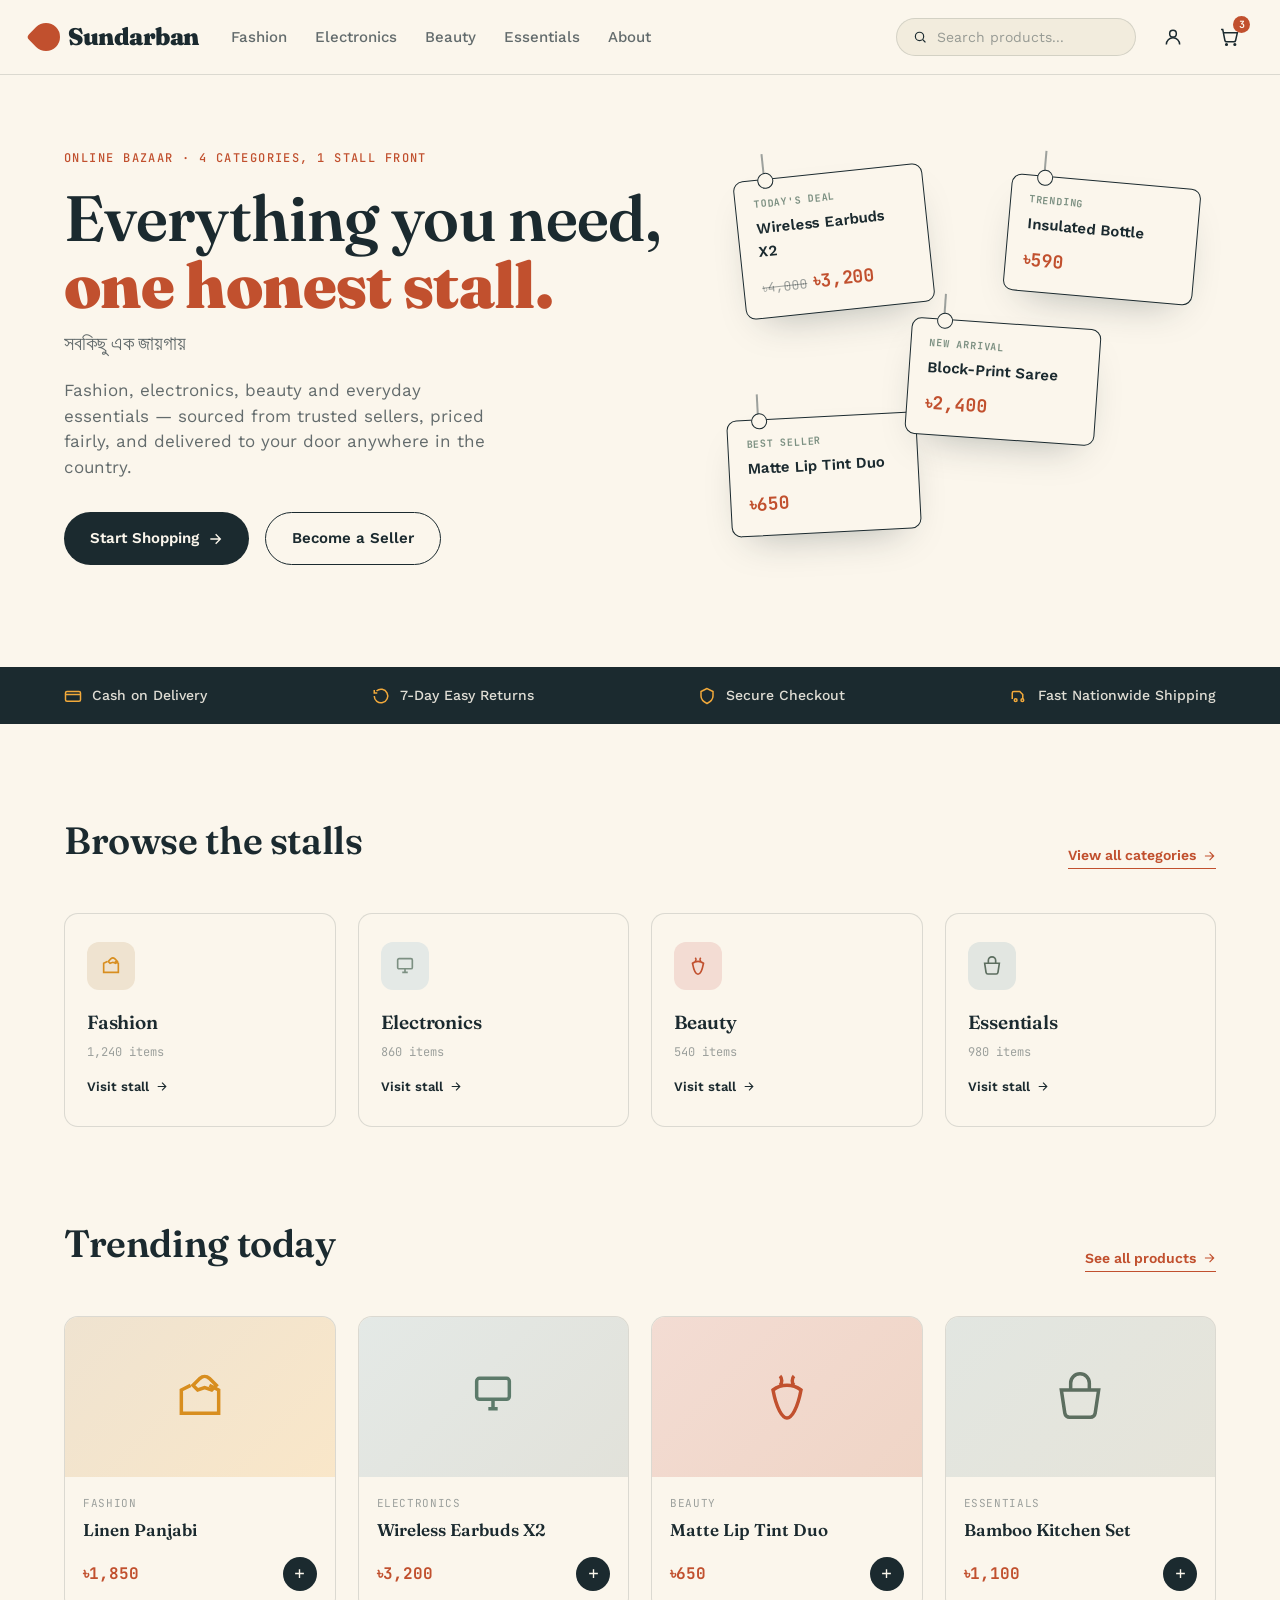
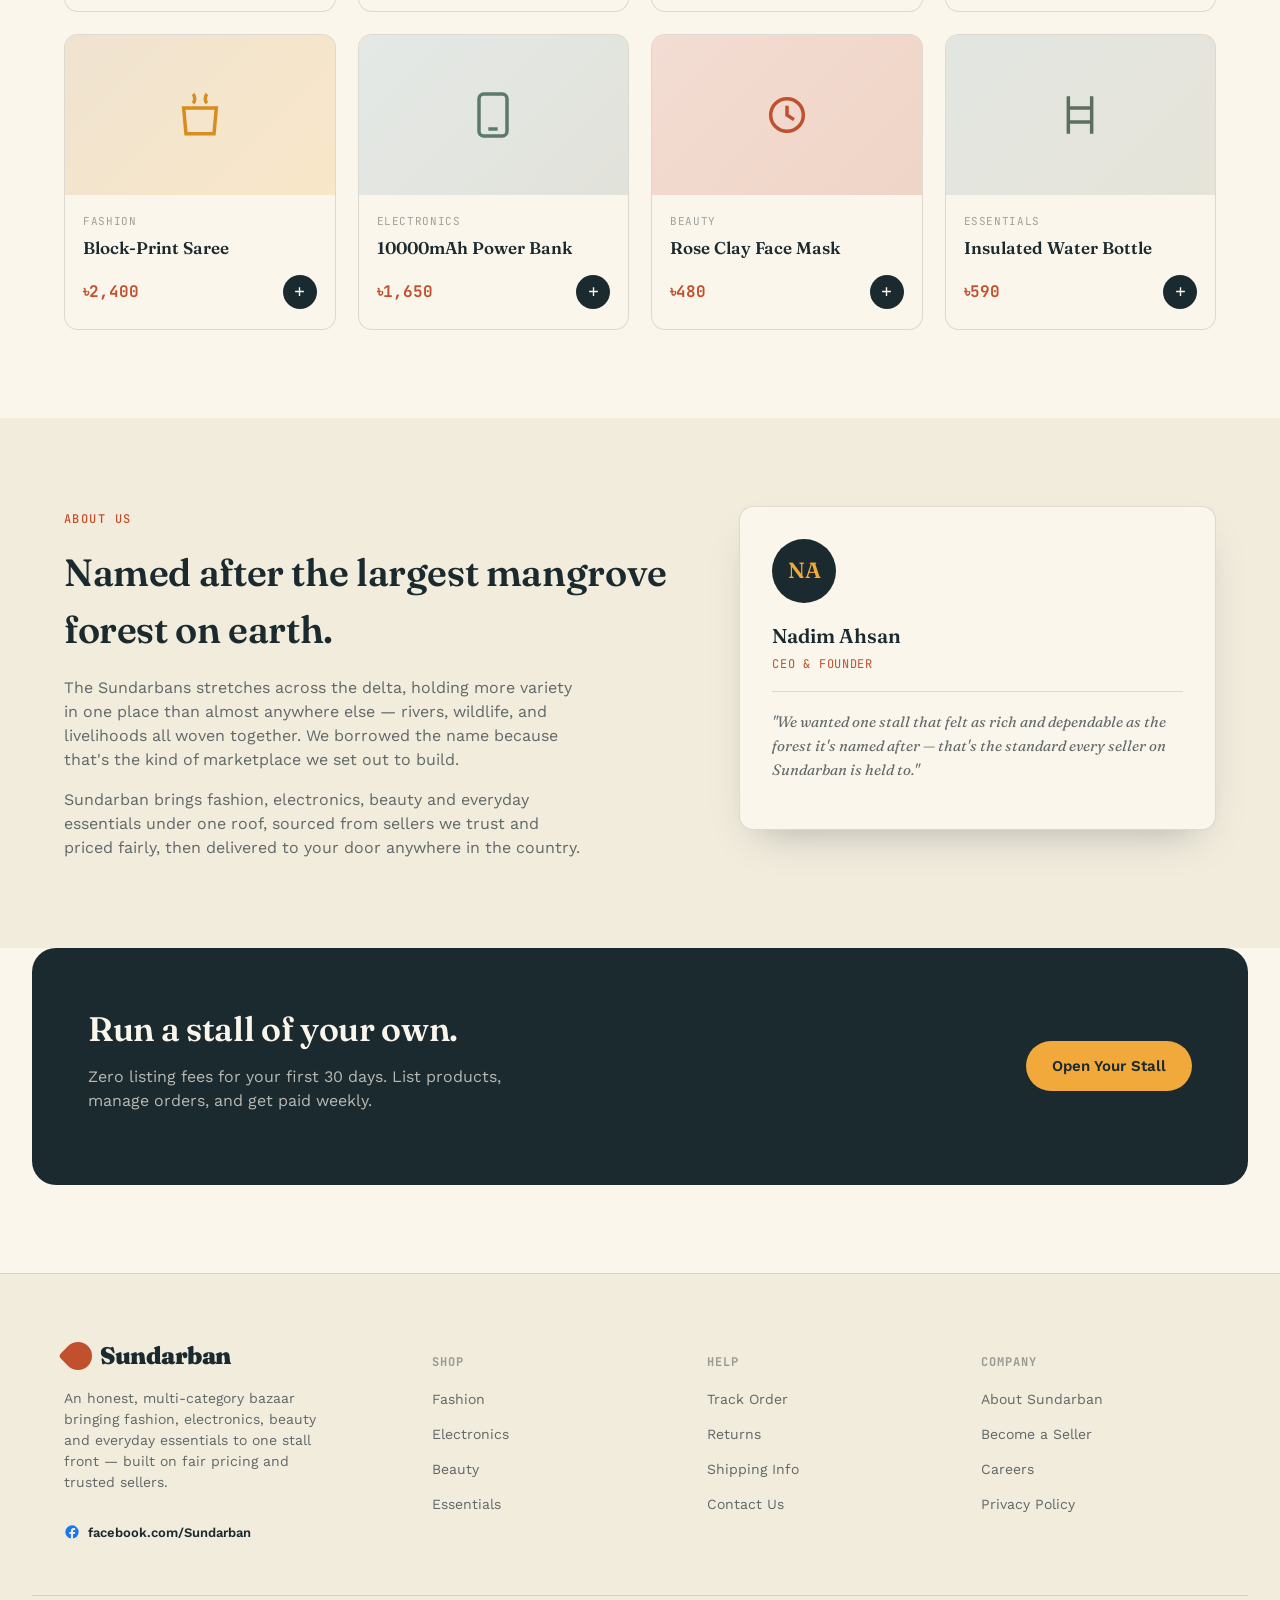
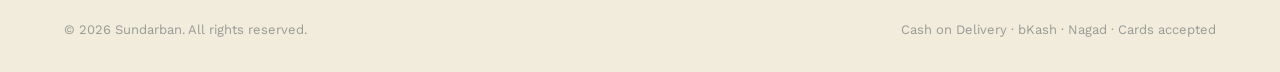
<file: sundarban-ecommerce.html>
<!DOCTYPE html>
<html lang="en">
<head>
<meta charset="UTF-8">
<meta name="viewport" content="width=device-width, initial-scale=1.0">
<title>Sundarban — Everything, One Stall</title>
<link rel="preconnect" href="https://fonts.googleapis.com">
<link href="https://fonts.googleapis.com/css2?family=Fraunces:opsz,wght@9..144,300;9..144,500;9..144,600;9..144,900&family=Work+Sans:wght@400;500;600;700&family=JetBrains+Mono:wght@400;500;700&display=swap" rel="stylesheet">
<style>
  :root{
    --ink:#1B2A2F;
    --ink-soft:rgba(27,42,47,0.68);
    --ink-faint:rgba(27,42,47,0.42);
    --cream:#FBF6EC;
    --cream-dim:#F2ECDD;
    --marigold:#F2A93B;
    --marigold-deep:#D88E1F;
    --brick:#C1502E;
    --sage:#7C9082;
    --line:rgba(27,42,47,0.14);
    --shadow:0 18px 40px -20px rgba(27,42,47,0.35);
    --radius:14px;
  }

  *{box-sizing:border-box;}
  html{scroll-behavior:smooth;}
  body{
    margin:0;
    background:var(--cream);
    color:var(--ink);
    font-family:'Work Sans',sans-serif;
    font-size:16px;
    line-height:1.5;
    -webkit-font-smoothing:antialiased;
  }
  img,svg{display:block;}
  a{color:inherit;text-decoration:none;}
  button{font-family:inherit;cursor:pointer;border:none;background:none;}
  ul{margin:0;padding:0;list-style:none;}
  h1,h2,h3{margin:0;font-family:'Fraunces',serif;font-weight:600;letter-spacing:-0.01em;}

  :focus-visible{
    outline:2px solid var(--brick);
    outline-offset:3px;
    border-radius:4px;
  }

  .wrap{max-width:1240px;margin:0 auto;padding:0 32px;}
  .eyebrow{
    font-family:'JetBrains Mono',monospace;
    font-size:12px;
    letter-spacing:0.12em;
    text-transform:uppercase;
    color:var(--brick);
    font-weight:500;
  }

  @media (prefers-reduced-motion: reduce){
    *{animation-duration:0.01ms !important; animation-iteration-count:1 !important; transition-duration:0.01ms !important; scroll-behavior:auto !important;}
  }

  /* ---------- HEADER ---------- */
  .site-header{
    position:sticky;
    top:0;
    z-index:50;
    background:rgba(251,246,236,0.92);
    backdrop-filter:blur(10px);
    border-bottom:1px solid var(--line);
  }
  .header-row{
    display:flex;
    align-items:center;
    gap:32px;
    padding:18px 32px;
  }
  .logo{
    font-family:'Fraunces',serif;
    font-weight:900;
    font-size:24px;
    letter-spacing:-0.02em;
    color:var(--ink);
    flex-shrink:0;
    display:flex;
    align-items:center;
    gap:8px;
  }
  .logo-mark{
    width:28px;height:28px;
    background:var(--brick);
    border-radius:50% 50% 50% 4px;
    display:inline-block;
    transform:rotate(45deg);
    flex-shrink:0;
  }
  .nav-links{
    display:flex;
    gap:28px;
    font-size:15px;
    font-weight:500;
  }
  .nav-links a{
    position:relative;
    padding:4px 0;
    color:var(--ink-soft);
    transition:color 0.2s ease;
  }
  .nav-links a:hover{color:var(--ink);}
  .nav-links a::after{
    content:"";
    position:absolute;
    left:0;right:0;bottom:-2px;
    height:2px;
    background:var(--brick);
    transform:scaleX(0);
    transform-origin:left;
    transition:transform 0.25s ease;
  }
  .nav-links a:hover::after{transform:scaleX(1);}
  .header-actions{
    margin-left:auto;
    display:flex;
    align-items:center;
    gap:18px;
  }
  .search-box{
    display:flex;
    align-items:center;
    gap:8px;
    background:var(--cream-dim);
    border:1px solid var(--line);
    border-radius:999px;
    padding:9px 16px;
    width:240px;
  }
  .search-box input{
    border:none;background:none;outline:none;
    font-family:inherit;font-size:14px;
    color:var(--ink);width:100%;
  }
  .search-box input::placeholder{color:var(--ink-faint);}
  .icon-btn{
    position:relative;
    width:38px;height:38px;
    display:flex;align-items:center;justify-content:center;
    border-radius:50%;
    color:var(--ink);
    transition:background 0.2s ease;
  }
  .icon-btn:hover{background:var(--cream-dim);}
  .cart-badge{
    position:absolute;
    top:-2px;right:-2px;
    background:var(--brick);
    color:var(--cream);
    font-family:'JetBrains Mono',monospace;
    font-size:10px;
    font-weight:700;
    width:17px;height:17px;
    border-radius:50%;
    display:flex;align-items:center;justify-content:center;
  }
  .menu-toggle{display:none;}

  @media (max-width: 900px){
    .nav-links,.search-box{display:none;}
    .menu-toggle{display:flex;}
  }

  /* ---------- HERO ---------- */
  .hero{
    position:relative;
    padding:72px 32px 100px;
    overflow:hidden;
  }
  .hero-grid{
    display:grid;
    grid-template-columns:1.1fr 0.9fr;
    gap:48px;
    align-items:center;
  }
  .hero-eyebrow{margin-bottom:18px;display:block;}
  .hero h1{
    font-size:clamp(40px,5vw,64px);
    line-height:1.04;
    color:var(--ink);
  }
  .hero h1 em{
    font-style:normal;
    color:var(--brick);
    font-weight:900;
  }
  .hero-bangla{
    font-family:'Fraunces',serif;
    font-size:20px;
    color:var(--ink-soft);
    margin-top:10px;
    display:block;
  }
  .hero p{
    margin-top:20px;
    max-width:440px;
    color:var(--ink-soft);
    font-size:17px;
  }
  .hero-ctas{
    margin-top:32px;
    display:flex;
    gap:16px;
    flex-wrap:wrap;
  }
  .btn{
    display:inline-flex;
    align-items:center;
    gap:8px;
    padding:14px 26px;
    border-radius:999px;
    font-weight:600;
    font-size:15px;
    transition:transform 0.2s ease, box-shadow 0.2s ease;
  }
  .btn-primary{
    background:var(--ink);
    color:var(--cream);
  }
  .btn-primary:hover{transform:translateY(-2px); box-shadow:var(--shadow);}
  .btn-secondary{
    background:transparent;
    color:var(--ink);
    border:1.5px solid var(--ink);
  }
  .btn-secondary:hover{background:var(--ink);color:var(--cream);}

  .hero-stage{
    position:relative;
    height:420px;
  }
  .tag-card{
    position:absolute;
    background:var(--cream);
    border:1.5px solid var(--ink);
    border-radius:10px 10px 10px 10px;
    padding:16px 18px 18px;
    width:190px;
    box-shadow:var(--shadow);
    animation:float 7s ease-in-out infinite;
  }
  .tag-card::before{
    content:"";
    position:absolute;
    top:-7px;left:24px;
    width:14px;height:14px;
    background:var(--cream);
    border:1.5px solid var(--ink);
    border-radius:50%;
  }
  .tag-card::after{
    content:"";
    position:absolute;
    top:-26px;left:30px;
    width:2px;height:20px;
    background:var(--ink-faint);
  }
  .tag-card .tag-eyebrow{
    font-family:'JetBrains Mono',monospace;
    font-size:10px;
    letter-spacing:0.08em;
    text-transform:uppercase;
    color:var(--sage);
    font-weight:700;
  }
  .tag-card .tag-name{
    font-size:15px;
    font-weight:600;
    margin-top:6px;
  }
  .tag-card .tag-price{
    font-family:'JetBrains Mono',monospace;
    font-size:18px;
    font-weight:700;
    color:var(--brick);
    margin-top:10px;
  }
  .tag-card .tag-price s{
    color:var(--ink-faint);
    font-size:13px;
    font-weight:400;
    margin-right:6px;
  }
  .tag-1{top:6%;left:4%;transform:rotate(-6deg);animation-delay:0s;}
  .tag-2{top:42%;left:38%;transform:rotate(4deg);animation-delay:1.4s;z-index:2;}
  .tag-3{top:64%;left:2%;transform:rotate(-3deg);animation-delay:2.8s;}
  .tag-4{top:8%;left:58%;transform:rotate(5deg);animation-delay:4.2s;}

  @keyframes float{
    0%,100%{transform:translateY(0) rotate(var(--r,0deg));}
    50%{transform:translateY(-10px) rotate(var(--r,0deg));}
  }
  .tag-1{--r:-6deg;}
  .tag-2{--r:4deg;}
  .tag-3{--r:-3deg;}
  .tag-4{--r:5deg;}

  @media (max-width: 900px){
    .hero-grid{grid-template-columns:1fr;}
    .hero-stage{height:300px;margin-top:20px;}
    .tag-card{width:150px;padding:12px 14px 14px;}
  }

  /* ---------- TRUST STRIP ---------- */
  .trust-strip{
    background:var(--ink);
    color:var(--cream);
    padding:18px 32px;
  }
  .trust-row{
    display:flex;
    justify-content:space-between;
    flex-wrap:wrap;
    gap:20px;
  }
  .trust-item{
    display:flex;
    align-items:center;
    gap:10px;
    font-size:14px;
    font-weight:500;
    color:rgba(251,246,236,0.88);
  }
  .trust-item svg{flex-shrink:0;color:var(--marigold);}

  /* ---------- SECTION HEADERS ---------- */
  .section{padding:88px 32px;}
  .section-head{
    display:flex;
    justify-content:space-between;
    align-items:flex-end;
    flex-wrap:wrap;
    gap:16px;
    margin-bottom:44px;
  }
  .section-head h2{font-size:clamp(28px,3vw,38px);}
  .section-link{
    font-weight:600;
    font-size:14px;
    display:inline-flex;
    align-items:center;
    gap:6px;
    color:var(--brick);
    border-bottom:1.5px solid var(--brick);
    padding-bottom:2px;
  }

  /* ---------- STALLS / CATEGORIES ---------- */
  .stalls-grid{
    display:grid;
    grid-template-columns:repeat(4,1fr);
    gap:22px;
  }
  .stall-card{
    background:var(--cream);
    border:1.5px solid var(--line);
    border-radius:var(--radius);
    padding:28px 22px;
    transition:transform 0.25s ease, border-color 0.25s ease, box-shadow 0.25s ease;
  }
  .stall-card:hover{
    transform:translateY(-6px);
    border-color:var(--ink);
    box-shadow:var(--shadow);
  }
  .stall-icon{
    width:48px;height:48px;
    border-radius:12px;
    display:flex;align-items:center;justify-content:center;
    margin-bottom:18px;
  }
  .stall-card h3{font-size:19px;margin-bottom:6px;}
  .stall-count{
    font-family:'JetBrains Mono',monospace;
    font-size:12px;
    color:var(--ink-faint);
  }
  .stall-link{
    display:inline-flex;
    align-items:center;
    gap:6px;
    margin-top:16px;
    font-size:13px;
    font-weight:600;
    color:var(--ink);
  }
  .stall-card:hover .stall-link svg{transform:translateX(3px);}
  .stall-link svg{transition:transform 0.2s ease;}

  .stall-1 .stall-icon{background:#EFE3D0;color:var(--marigold-deep);}
  .stall-2 .stall-icon{background:#E4E9E6;color:var(--sage);}
  .stall-3 .stall-icon{background:#F3DCD3;color:var(--brick);}
  .stall-4 .stall-icon{background:#E2E6E1;color:#5C6E5F;}

  @media (max-width:900px){
    .stalls-grid{grid-template-columns:repeat(2,1fr);}
  }
  @media (max-width:560px){
    .stalls-grid{grid-template-columns:1fr;}
  }

  /* ---------- PRODUCTS ---------- */
  .product-grid{
    display:grid;
    grid-template-columns:repeat(4,1fr);
    gap:22px;
  }
  .product-card{
    background:var(--cream);
    border:1.5px solid var(--line);
    border-radius:var(--radius);
    overflow:hidden;
    transition:transform 0.25s ease, box-shadow 0.25s ease;
  }
  .product-card:hover{
    transform:translateY(-6px);
    box-shadow:var(--shadow);
  }
  .product-art{
    height:160px;
    position:relative;
    display:flex;align-items:center;justify-content:center;
  }
  .product-art svg{width:56px;height:56px;}
  .product-body{padding:18px 18px 20px;}
  .product-eyebrow{
    font-family:'JetBrains Mono',monospace;
    font-size:11px;
    letter-spacing:0.06em;
    text-transform:uppercase;
    color:var(--ink-faint);
  }
  .product-name{
    font-family:'Fraunces',serif;
    font-weight:600;
    font-size:17px;
    margin-top:6px;
  }
  .product-foot{
    display:flex;
    justify-content:space-between;
    align-items:center;
    margin-top:14px;
  }
  .product-price{
    font-family:'JetBrains Mono',monospace;
    font-weight:700;
    font-size:16px;
    color:var(--brick);
  }
  .product-add{
    width:34px;height:34px;
    border-radius:50%;
    background:var(--ink);
    color:var(--cream);
    display:flex;align-items:center;justify-content:center;
    transition:background 0.2s ease;
  }
  .product-add:hover{background:var(--brick);}

  .art-1{background:linear-gradient(135deg,#EFE3D0,#F2A93B33);}
  .art-2{background:linear-gradient(135deg,#E4E9E6,#7C909233);}
  .art-3{background:linear-gradient(135deg,#F3DCD3,#C1502E33);}
  .art-4{background:linear-gradient(135deg,#E2E6E1,#5C6E5F22);}

  @media (max-width:900px){
    .product-grid{grid-template-columns:repeat(2,1fr);}
  }
  @media (max-width:560px){
    .product-grid{grid-template-columns:1fr;}
  }

  /* ---------- ABOUT ---------- */
  .about-section{background:var(--cream-dim);}
  .about-grid{
    display:grid;
    grid-template-columns:1.3fr 1fr;
    gap:56px;
    align-items:start;
  }
  .about-copy h2{font-size:clamp(28px,3vw,38px);margin-bottom:18px;}
  .about-copy p{
    color:var(--ink-soft);
    font-size:16px;
    max-width:520px;
    margin-bottom:14px;
  }
  .about-copy p:last-of-type{margin-bottom:0;}
  .founder-card{
    background:var(--cream);
    border:1.5px solid var(--line);
    border-radius:var(--radius);
    padding:32px;
    box-shadow:var(--shadow);
  }
  .founder-avatar{
    width:64px;height:64px;
    border-radius:50%;
    background:var(--ink);
    color:var(--marigold);
    font-family:'Fraunces',serif;
    font-weight:600;
    font-size:22px;
    display:flex;align-items:center;justify-content:center;
    margin-bottom:18px;
  }
  .founder-name{
    font-family:'Fraunces',serif;
    font-weight:600;
    font-size:20px;
  }
  .founder-title{
    font-family:'JetBrains Mono',monospace;
    font-size:12px;
    text-transform:uppercase;
    letter-spacing:0.06em;
    color:var(--brick);
    margin-top:4px;
  }
  .founder-quote{
    margin-top:18px;
    padding-top:18px;
    border-top:1px solid var(--line);
    font-family:'Fraunces',serif;
    font-style:italic;
    font-size:15px;
    color:var(--ink-soft);
    line-height:1.6;
  }
  .about-social{
    margin-top:20px;
    display:inline-flex;
    align-items:center;
    gap:8px;
    font-size:13px;
    font-weight:600;
    color:var(--ink);
  }
  .about-social svg{color:#1877F2;}
  .about-social:hover{color:var(--brick);}

  @media (max-width:900px){
    .about-grid{grid-template-columns:1fr;}
  }

  /* ---------- SELLER CTA ---------- */
  .seller-cta{
    background:var(--ink);
    color:var(--cream);
    border-radius:24px;
    padding:56px;
    margin:0 32px 88px;
    display:flex;
    justify-content:space-between;
    align-items:center;
    gap:32px;
    flex-wrap:wrap;
  }
  .seller-cta h2{font-size:clamp(26px,3vw,34px);color:var(--cream);max-width:480px;}
  .seller-cta p{color:rgba(251,246,236,0.7);margin-top:10px;max-width:440px;}
  .seller-cta .btn-primary{background:var(--marigold);color:var(--ink);}
  .seller-cta .btn-primary:hover{background:var(--cream);}

  @media (max-width:700px){
    .seller-cta{padding:36px 28px;border-radius:18px;margin:0 16px 64px;}
    .section{padding:64px 20px;}
    .hero{padding:48px 20px 72px;}
  }

  /* ---------- FOOTER ---------- */
  .site-footer{
    background:var(--cream-dim);
    border-top:1px solid var(--line);
    padding:64px 32px 32px;
  }
  .footer-grid{
    display:grid;
    grid-template-columns:1.4fr 1fr 1fr 1fr;
    gap:40px;
  }
  .footer-brand .logo{margin-bottom:14px;}
  .footer-brand p{
    color:var(--ink-soft);
    font-size:14px;
    max-width:280px;
  }
  .footer-col h4{
    font-family:'JetBrains Mono',monospace;
    font-size:12px;
    text-transform:uppercase;
    letter-spacing:0.08em;
    color:var(--ink-faint);
    margin-bottom:16px;
  }
  .footer-col ul li{margin-bottom:11px;}
  .footer-col a{
    font-size:14px;
    color:var(--ink-soft);
    transition:color 0.2s ease;
  }
  .footer-col a:hover{color:var(--brick);}
  .footer-bottom{
    margin-top:48px;
    padding-top:24px;
    border-top:1px solid var(--line);
    display:flex;
    justify-content:space-between;
    flex-wrap:wrap;
    gap:12px;
    font-size:13px;
    color:var(--ink-faint);
  }
  @media (max-width:800px){
    .footer-grid{grid-template-columns:1fr 1fr;}
  }
  @media (max-width:500px){
    .footer-grid{grid-template-columns:1fr;}
  }

  /* ---------- reveal on scroll ---------- */
  .reveal{
    opacity:0;
    transform:translateY(18px);
    transition:opacity 0.6s ease, transform 0.6s ease;
  }
  .reveal.is-visible{opacity:1;transform:translateY(0);}
</style>
</head>
<body>

<header class="site-header">
  <div class="header-row">
    <a href="#" class="logo"><span class="logo-mark"></span>Sundarban</a>
    <nav class="nav-links">
      <a href="#stalls">Fashion</a>
      <a href="#stalls">Electronics</a>
      <a href="#stalls">Beauty</a>
      <a href="#stalls">Essentials</a>
      <a href="#about">About</a>
    </nav>
    <div class="header-actions">
      <div class="search-box">
        <svg width="16" height="16" viewBox="0 0 24 24" fill="none" stroke="currentColor" stroke-width="2"><circle cx="11" cy="11" r="7"/><path d="M21 21l-4.3-4.3"/></svg>
        <input type="text" placeholder="Search products...">
      </div>
      <button class="icon-btn" aria-label="Account">
        <svg width="20" height="20" viewBox="0 0 24 24" fill="none" stroke="currentColor" stroke-width="1.8"><circle cx="12" cy="8" r="4"/><path d="M4 21c0-4.4 3.6-8 8-8s8 3.6 8 8"/></svg>
      </button>
      <button class="icon-btn" aria-label="Cart, 3 items">
        <svg width="20" height="20" viewBox="0 0 24 24" fill="none" stroke="currentColor" stroke-width="1.8"><circle cx="9" cy="21" r="1"/><circle cx="19" cy="21" r="1"/><path d="M2.5 3h2l2.6 13.2a2 2 0 0 0 2 1.6h8.8a2 2 0 0 0 2-1.6L22 7H6"/></svg>
        <span class="cart-badge">3</span>
      </button>
      <button class="icon-btn menu-toggle" aria-label="Menu">
        <svg width="22" height="22" viewBox="0 0 24 24" fill="none" stroke="currentColor" stroke-width="1.8"><path d="M3 6h18M3 12h18M3 18h18"/></svg>
      </button>
    </div>
  </div>
</header>

<section class="hero">
  <div class="wrap hero-grid">
    <div>
      <span class="eyebrow hero-eyebrow">Online Bazaar · 4 Categories, 1 Stall Front</span>
      <h1>Everything you need,<br><em>one honest stall.</em></h1>
      <span class="hero-bangla">সবকিছু এক জায়গায়</span>
      <p>Fashion, electronics, beauty and everyday essentials — sourced from trusted sellers, priced fairly, and delivered to your door anywhere in the country.</p>
      <div class="hero-ctas">
        <a href="#stalls" class="btn btn-primary">
          Start Shopping
          <svg width="16" height="16" viewBox="0 0 24 24" fill="none" stroke="currentColor" stroke-width="2"><path d="M5 12h14M13 5l7 7-7 7"/></svg>
        </a>
        <a href="#" class="btn btn-secondary">Become a Seller</a>
      </div>
    </div>
    <div class="hero-stage" aria-hidden="true">
      <div class="tag-card tag-1">
        <div class="tag-eyebrow">Today's Deal</div>
        <div class="tag-name">Wireless Earbuds X2</div>
        <div class="tag-price"><s>৳4,000</s>৳3,200</div>
      </div>
      <div class="tag-card tag-2">
        <div class="tag-eyebrow">New Arrival</div>
        <div class="tag-name">Block-Print Saree</div>
        <div class="tag-price">৳2,400</div>
      </div>
      <div class="tag-card tag-3">
        <div class="tag-eyebrow">Best Seller</div>
        <div class="tag-name">Matte Lip Tint Duo</div>
        <div class="tag-price">৳650</div>
      </div>
      <div class="tag-card tag-4">
        <div class="tag-eyebrow">Trending</div>
        <div class="tag-name">Insulated Bottle</div>
        <div class="tag-price">৳590</div>
      </div>
    </div>
  </div>
</section>

<div class="trust-strip">
  <div class="wrap trust-row">
    <div class="trust-item">
      <svg width="18" height="18" viewBox="0 0 24 24" fill="none" stroke="currentColor" stroke-width="2"><rect x="2" y="6" width="20" height="13" rx="2"/><path d="M2 10h20"/></svg>
      Cash on Delivery
    </div>
    <div class="trust-item">
      <svg width="18" height="18" viewBox="0 0 24 24" fill="none" stroke="currentColor" stroke-width="2"><path d="M3 12a9 9 0 1 0 3-6.7"/><path d="M3 4v4h4"/></svg>
      7-Day Easy Returns
    </div>
    <div class="trust-item">
      <svg width="18" height="18" viewBox="0 0 24 24" fill="none" stroke="currentColor" stroke-width="2"><path d="M12 2 4 6v6c0 5 4 8 8 10 4-2 8-5 8-10V6l-8-4Z"/></svg>
      Secure Checkout
    </div>
    <div class="trust-item">
      <svg width="18" height="18" viewBox="0 0 24 24" fill="none" stroke="currentColor" stroke-width="2"><path d="M3 16V8a2 2 0 0 1 2-2h8l4 4v6"/><circle cx="7.5" cy="17.5" r="1.8"/><circle cx="16.5" cy="17.5" r="1.8"/></svg>
      Fast Nationwide Shipping
    </div>
  </div>
</div>

<section class="section" id="stalls">
  <div class="wrap">
    <div class="section-head reveal">
      <h2>Browse the stalls</h2>
      <a href="#" class="section-link">View all categories
        <svg width="14" height="14" viewBox="0 0 24 24" fill="none" stroke="currentColor" stroke-width="2"><path d="M5 12h14M13 5l7 7-7 7"/></svg>
      </a>
    </div>
    <div class="stalls-grid">
      <div class="stall-card stall-1 reveal">
        <div class="stall-icon">
          <svg width="22" height="22" viewBox="0 0 24 24" fill="none" stroke="currentColor" stroke-width="1.8"><path d="M16 4l3 3-2 2-3-1-3 1-2-2 3-3a3 3 0 0 1 4 0Z"/><path d="M8 7 4 9v10h16V9l-4-2"/></svg>
        </div>
        <h3>Fashion</h3>
        <div class="stall-count">1,240 items</div>
        <a href="#" class="stall-link">Visit stall
          <svg width="13" height="13" viewBox="0 0 24 24" fill="none" stroke="currentColor" stroke-width="2"><path d="M5 12h14M13 5l7 7-7 7"/></svg>
        </a>
      </div>
      <div class="stall-card stall-2 reveal">
        <div class="stall-icon">
          <svg width="22" height="22" viewBox="0 0 24 24" fill="none" stroke="currentColor" stroke-width="1.8"><rect x="4" y="4" width="16" height="11" rx="1.5"/><path d="M9 19h6M12 15v4"/></svg>
        </div>
        <h3>Electronics</h3>
        <div class="stall-count">860 items</div>
        <a href="#" class="stall-link">Visit stall
          <svg width="13" height="13" viewBox="0 0 24 24" fill="none" stroke="currentColor" stroke-width="2"><path d="M5 12h14M13 5l7 7-7 7"/></svg>
        </a>
      </div>
      <div class="stall-card stall-3 reveal">
        <div class="stall-icon">
          <svg width="22" height="22" viewBox="0 0 24 24" fill="none" stroke="currentColor" stroke-width="1.8"><path d="M9 3c1 1 1 3 0 4M15 3c-1 1-1 3 0 4"/><path d="M6 9c1.5 8 4 12 6 12s4.5-4 6-12c-2-1.5-4-2-6-2s-4 0.5-6 2Z"/></svg>
        </div>
        <h3>Beauty</h3>
        <div class="stall-count">540 items</div>
        <a href="#" class="stall-link">Visit stall
          <svg width="13" height="13" viewBox="0 0 24 24" fill="none" stroke="currentColor" stroke-width="2"><path d="M5 12h14M13 5l7 7-7 7"/></svg>
        </a>
      </div>
      <div class="stall-card stall-4 reveal">
        <div class="stall-icon">
          <svg width="22" height="22" viewBox="0 0 24 24" fill="none" stroke="currentColor" stroke-width="1.8"><path d="M4 9h16l-1.5 10a2 2 0 0 1-2 1.7H7.5a2 2 0 0 1-2-1.7L4 9Z"/><path d="M8 9V6a4 4 0 0 1 8 0v3"/></svg>
        </div>
        <h3>Essentials</h3>
        <div class="stall-count">980 items</div>
        <a href="#" class="stall-link">Visit stall
          <svg width="13" height="13" viewBox="0 0 24 24" fill="none" stroke="currentColor" stroke-width="2"><path d="M5 12h14M13 5l7 7-7 7"/></svg>
        </a>
      </div>
    </div>
  </div>
</section>

<section class="section" id="trending" style="padding-top:0;">
  <div class="wrap">
    <div class="section-head reveal">
      <h2>Trending today</h2>
      <a href="#" class="section-link">See all products
        <svg width="14" height="14" viewBox="0 0 24 24" fill="none" stroke="currentColor" stroke-width="2"><path d="M5 12h14M13 5l7 7-7 7"/></svg>
      </a>
    </div>
    <div class="product-grid">

      <div class="product-card reveal">
        <div class="product-art art-1">
          <svg viewBox="0 0 24 24" fill="none" stroke="#D88E1F" stroke-width="1.5"><path d="M16 4l3 3-2 2-3-1-3 1-2-2 3-3a3 3 0 0 1 4 0Z"/><path d="M8 7 4 9v10h16V9l-4-2"/></svg>
        </div>
        <div class="product-body">
          <div class="product-eyebrow">Fashion</div>
          <div class="product-name">Linen Panjabi</div>
          <div class="product-foot">
            <span class="product-price">৳1,850</span>
            <button class="product-add" aria-label="Add Linen Panjabi to cart">
              <svg width="15" height="15" viewBox="0 0 24 24" fill="none" stroke="currentColor" stroke-width="2.2"><path d="M12 5v14M5 12h14"/></svg>
            </button>
          </div>
        </div>
      </div>

      <div class="product-card reveal">
        <div class="product-art art-2">
          <svg viewBox="0 0 24 24" fill="none" stroke="#5C7A6A" stroke-width="1.5"><rect x="5" y="4" width="14" height="9" rx="1.2"/><path d="M10 17h4M12 13v4"/></svg>
        </div>
        <div class="product-body">
          <div class="product-eyebrow">Electronics</div>
          <div class="product-name">Wireless Earbuds X2</div>
          <div class="product-foot">
            <span class="product-price">৳3,200</span>
            <button class="product-add" aria-label="Add Wireless Earbuds X2 to cart">
              <svg width="15" height="15" viewBox="0 0 24 24" fill="none" stroke="currentColor" stroke-width="2.2"><path d="M12 5v14M5 12h14"/></svg>
            </button>
          </div>
        </div>
      </div>

      <div class="product-card reveal">
        <div class="product-art art-3">
          <svg viewBox="0 0 24 24" fill="none" stroke="#C1502E" stroke-width="1.5"><path d="M9 3c1 1 1 3 0 4M15 3c-1 1-1 3 0 4"/><path d="M6 9c1.5 8 4 12 6 12s4.5-4 6-12c-2-1.5-4-2-6-2s-4 0.5-6 2Z"/></svg>
        </div>
        <div class="product-body">
          <div class="product-eyebrow">Beauty</div>
          <div class="product-name">Matte Lip Tint Duo</div>
          <div class="product-foot">
            <span class="product-price">৳650</span>
            <button class="product-add" aria-label="Add Matte Lip Tint Duo to cart">
              <svg width="15" height="15" viewBox="0 0 24 24" fill="none" stroke="currentColor" stroke-width="2.2"><path d="M12 5v14M5 12h14"/></svg>
            </button>
          </div>
        </div>
      </div>

      <div class="product-card reveal">
        <div class="product-art art-4">
          <svg viewBox="0 0 24 24" fill="none" stroke="#5C6E5F" stroke-width="1.5"><path d="M4 9h16l-1.5 10a2 2 0 0 1-2 1.7H7.5a2 2 0 0 1-2-1.7L4 9Z"/><path d="M8 9V6a4 4 0 0 1 8 0v3"/></svg>
        </div>
        <div class="product-body">
          <div class="product-eyebrow">Essentials</div>
          <div class="product-name">Bamboo Kitchen Set</div>
          <div class="product-foot">
            <span class="product-price">৳1,100</span>
            <button class="product-add" aria-label="Add Bamboo Kitchen Set to cart">
              <svg width="15" height="15" viewBox="0 0 24 24" fill="none" stroke="currentColor" stroke-width="2.2"><path d="M12 5v14M5 12h14"/></svg>
            </button>
          </div>
        </div>
      </div>

      <div class="product-card reveal">
        <div class="product-art art-1">
          <svg viewBox="0 0 24 24" fill="none" stroke="#D88E1F" stroke-width="1.5"><path d="M9 3c1 1 1 3 0 4M15 3c-1 1-1 3 0 4"/><path d="M5 9h14l-1 11H6L5 9Z"/></svg>
        </div>
        <div class="product-body">
          <div class="product-eyebrow">Fashion</div>
          <div class="product-name">Block-Print Saree</div>
          <div class="product-foot">
            <span class="product-price">৳2,400</span>
            <button class="product-add" aria-label="Add Block-Print Saree to cart">
              <svg width="15" height="15" viewBox="0 0 24 24" fill="none" stroke="currentColor" stroke-width="2.2"><path d="M12 5v14M5 12h14"/></svg>
            </button>
          </div>
        </div>
      </div>

      <div class="product-card reveal">
        <div class="product-art art-2">
          <svg viewBox="0 0 24 24" fill="none" stroke="#5C7A6A" stroke-width="1.5"><rect x="6" y="3" width="12" height="18" rx="2"/><path d="M10 18h4"/></svg>
        </div>
        <div class="product-body">
          <div class="product-eyebrow">Electronics</div>
          <div class="product-name">10000mAh Power Bank</div>
          <div class="product-foot">
            <span class="product-price">৳1,650</span>
            <button class="product-add" aria-label="Add Power Bank to cart">
              <svg width="15" height="15" viewBox="0 0 24 24" fill="none" stroke="currentColor" stroke-width="2.2"><path d="M12 5v14M5 12h14"/></svg>
            </button>
          </div>
        </div>
      </div>

      <div class="product-card reveal">
        <div class="product-art art-3">
          <svg viewBox="0 0 24 24" fill="none" stroke="#C1502E" stroke-width="1.5"><circle cx="12" cy="12" r="7"/><path d="M12 8v4l3 2"/></svg>
        </div>
        <div class="product-body">
          <div class="product-eyebrow">Beauty</div>
          <div class="product-name">Rose Clay Face Mask</div>
          <div class="product-foot">
            <span class="product-price">৳480</span>
            <button class="product-add" aria-label="Add Rose Clay Face Mask to cart">
              <svg width="15" height="15" viewBox="0 0 24 24" fill="none" stroke="currentColor" stroke-width="2.2"><path d="M12 5v14M5 12h14"/></svg>
            </button>
          </div>
        </div>
      </div>

      <div class="product-card reveal">
        <div class="product-art art-4">
          <svg viewBox="0 0 24 24" fill="none" stroke="#5C6E5F" stroke-width="1.5"><path d="M7 4v16M17 4v16M7 9h10M7 15h10"/></svg>
        </div>
        <div class="product-body">
          <div class="product-eyebrow">Essentials</div>
          <div class="product-name">Insulated Water Bottle</div>
          <div class="product-foot">
            <span class="product-price">৳590</span>
            <button class="product-add" aria-label="Add Insulated Water Bottle to cart">
              <svg width="15" height="15" viewBox="0 0 24 24" fill="none" stroke="currentColor" stroke-width="2.2"><path d="M12 5v14M5 12h14"/></svg>
            </button>
          </div>
        </div>
      </div>

    </div>
  </div>
</section>

<section class="section about-section" id="about">
  <div class="wrap about-grid">
    <div class="about-copy reveal">
      <span class="eyebrow">About Us</span>
      <h2 style="margin-top:14px;">Named after the largest mangrove forest on earth.</h2>
      <p>The Sundarbans stretches across the delta, holding more variety in one place than almost anywhere else — rivers, wildlife, and livelihoods all woven together. We borrowed the name because that's the kind of marketplace we set out to build.</p>
      <p>Sundarban brings fashion, electronics, beauty and everyday essentials under one roof, sourced from sellers we trust and priced fairly, then delivered to your door anywhere in the country.</p>
    </div>
    <div class="founder-card reveal">
      <div class="founder-avatar">NA</div>
      <div class="founder-name">Nadim Ahsan</div>
      <div class="founder-title">CEO &amp; Founder</div>
      <p class="founder-quote">"We wanted one stall that felt as rich and dependable as the forest it's named after — that's the standard every seller on Sundarban is held to."</p>
    </div>
  </div>
</section>

<div class="seller-cta reveal">
  <div>
    <h2>Run a stall of your own.</h2>
    <p>Zero listing fees for your first 30 days. List products, manage orders, and get paid weekly.</p>
  </div>
  <a href="#" class="btn btn-primary">Open Your Stall</a>
</div>

<footer class="site-footer">
  <div class="wrap footer-grid">
    <div class="footer-brand">
      <a href="#" class="logo"><span class="logo-mark"></span>Sundarban</a>
      <p>An honest, multi-category bazaar bringing fashion, electronics, beauty and everyday essentials to one stall front — built on fair pricing and trusted sellers.</p>
      <a href="https://www.facebook.com/profile.php?id=61586810805704&mibextid=ZbWKwL" target="_blank" rel="noopener" class="about-social" style="margin-top:16px;">
        <svg width="16" height="16" viewBox="0 0 24 24" fill="currentColor"><path d="M22 12a10 10 0 1 0-11.6 9.9v-7H7.9V12h2.5V9.8c0-2.5 1.5-3.9 3.8-3.9 1.1 0 2.2.2 2.5.3v2.7h-1.4c-1.4 0-1.8.8-1.8 1.7V12h3.1l-.5 2.9h-2.6v7A10 10 0 0 0 22 12Z"/></svg>
        facebook.com/Sundarban
      </a>
    </div>
    <div class="footer-col">
      <h4>Shop</h4>
      <ul>
        <li><a href="#">Fashion</a></li>
        <li><a href="#">Electronics</a></li>
        <li><a href="#">Beauty</a></li>
        <li><a href="#">Essentials</a></li>
      </ul>
    </div>
    <div class="footer-col">
      <h4>Help</h4>
      <ul>
        <li><a href="#">Track Order</a></li>
        <li><a href="#">Returns</a></li>
        <li><a href="#">Shipping Info</a></li>
        <li><a href="#">Contact Us</a></li>
      </ul>
    </div>
    <div class="footer-col">
      <h4>Company</h4>
      <ul>
        <li><a href="#">About Sundarban</a></li>
        <li><a href="#">Become a Seller</a></li>
        <li><a href="#">Careers</a></li>
        <li><a href="#">Privacy Policy</a></li>
      </ul>
    </div>
  </div>
  <div class="wrap footer-bottom">
    <span>© 2026 Sundarban. All rights reserved.</span>
    <span>Cash on Delivery · bKash · Nagad · Cards accepted</span>
  </div>
</footer>

<script>
  const revealEls = document.querySelectorAll('.reveal');
  const observer = new IntersectionObserver((entries) => {
    entries.forEach(entry => {
      if (entry.isIntersecting) {
        entry.target.classList.add('is-visible');
        observer.unobserve(entry.target);
      }
    });
  }, { threshold: 0.12 });
  revealEls.forEach(el => observer.observe(el));

  // simple cart counter demo
  let cartCount = 3;
  document.querySelectorAll('.product-add').forEach(btn => {
    btn.addEventListener('click', () => {
      cartCount++;
      document.querySelector('.cart-badge').textContent = cartCount;
      btn.style.transform = 'scale(0.85)';
      setTimeout(() => btn.style.transform = '', 150);
    });
  });
</script>

</body>
</html>
</file>
